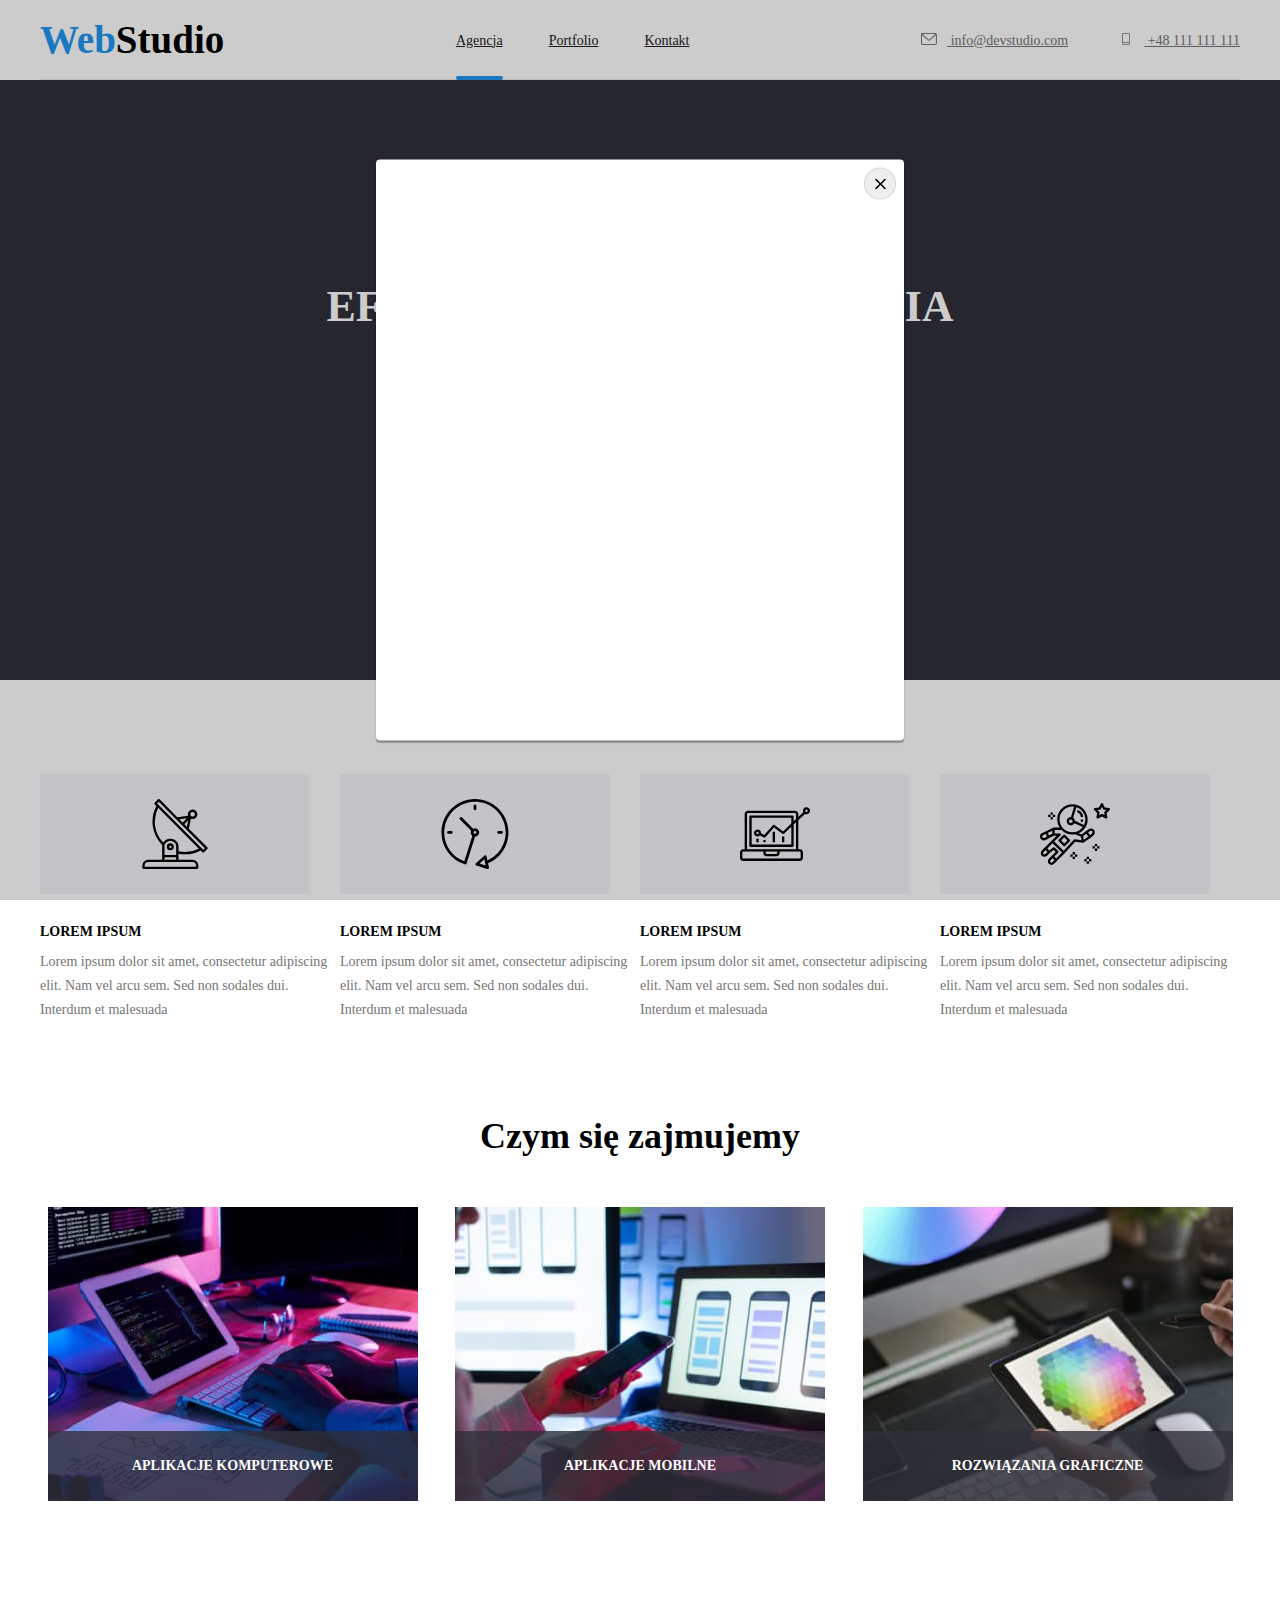
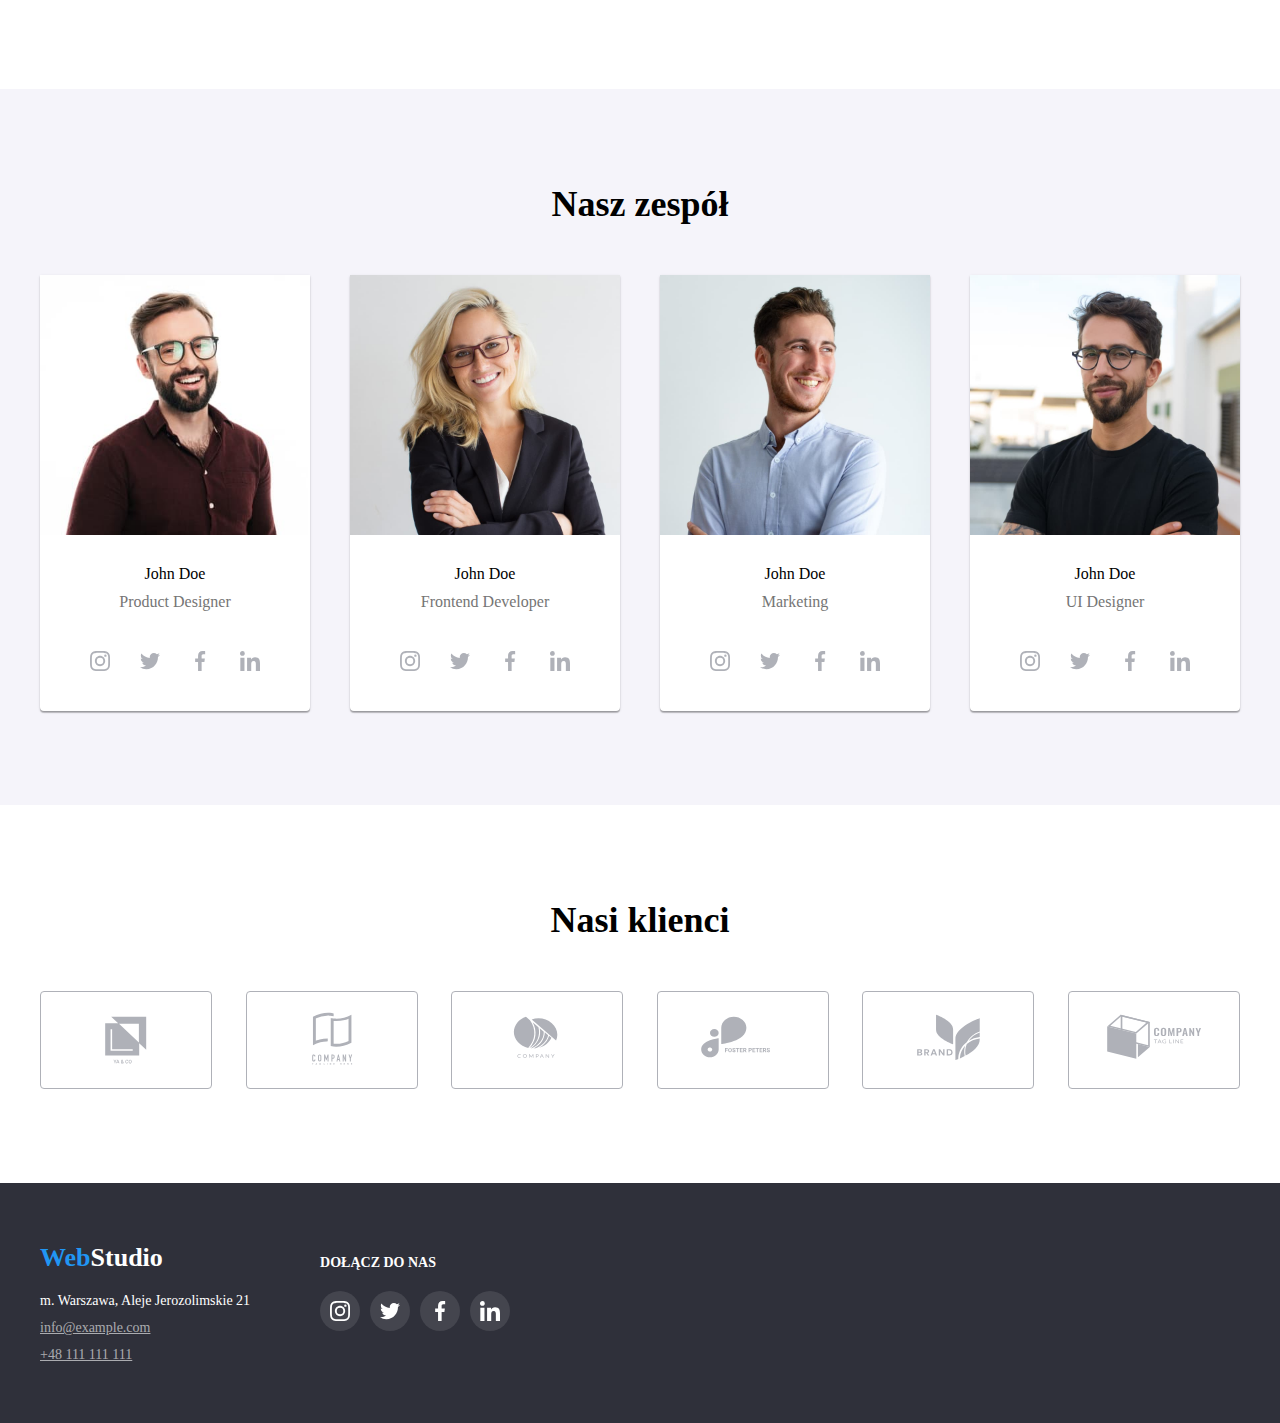
<file: index.html>
<!DOCTYPE html>
<html lang="pl">
  <head>
    <title>Studio - main page</title>
    <link rel="preconnect" href="https://fonts.googleapis.com" />
    <link rel="preconnect" href="https://fonts.gstatic.com" crossorigin />
    <link
      href="https://fonts.googleapis.com/css2?family=Montserrat:wght@400;700&family=Raleway:wght@700&family=Roboto:wght@400;500;700;900&display=swap"
      rel="stylesheet"
    />
    <link rel="stylesheet" href="./css/style.css" />
    <link
      rel="stylesheet"
      href="https://cdnjs.cloudflare.com/ajax/libs/modern-normalize/1.1.0/modern-normalize.min.css"
      integrity="sha512-wpPYUAdjBVSE4KJnH1VR1HeZfpl1ub8YT/NKx4PuQ5NmX2tKuGu6U/JRp5y+Y8XG2tV+wKQpNHVUX03MfMFn9Q=="
      crossorigin="anonymous"
      referrerpolicy="no-referrer"
    />
  </head>
  <body>
    <header class="page-header container">
      <a href="./index.html" class="web-title"
        ><h2>
          <span class="title-color1">Web</span
          ><span class="title-color2">Studio</span>
        </h2></a
      >
      <nav>
        <ul class="top-menu">
          <li class="menu-nav-item">
            <a class="menu-nav menu-nav-active" href="./index.html">Agencja</a>
          </li>
          <li class="menu-nav-item">
            <a class="menu-nav" href="./portfolio.html">Portfolio</a>
          </li>
          <li class="menu-nav-item">
            <a class="menu-nav" href="Kontakt">Kontakt</a>
          </li>
        </ul>
      </nav>
      <nav>
        <ul class="top-menu">
          <li class="menu-link">
            <a class="link" href="mailto:info@devstudio.com">
              <svg class="link-icon" width="16px" height="12px">
                <use href="./images/icons.svg#icon-envelope"></use>
              </svg>
              info@devstudio.com</a
            >
          </li>
          <li class="menu-link">
            <a class="link" href="tel:+48111111111">
              <svg class="link-icon" width="16px" height="12px">
                <use href="./images/icons.svg#icon-Vector"></use>
              </svg>
              +48 111 111 111</a
            >
          </li>
        </ul>
      </nav>
    </header>
    <main>
      <section>
        <ul class="bg-entry">
          <li>
            <h1 class="h1">
              EFEKTYWNE ROZWIĄZANIA <br />
              DLA WASZEGO BIZNESU
            </h1>
          </li>
          <li>
            <button data-modal-open class="button-entry" type="button">
              Zamów usługe
            </button>
          </li>
        </ul>
      </section>
      <section class="container">
        <ul class="main-page-card-set">
          <li class="main-page-card">
            <div class="trump">
              <svg class="trump-icon" width="70px" height="70px">
                <use href="./images/icons.svg#icon-antenna-1"></use>
              </svg>
            </div>
            <h4>LOREM IPSUM</h4>
            <p>
              Lorem ipsum dolor sit amet, consectetur adipiscing elit. Nam vel
              arcu sem. Sed non sodales dui. Interdum et malesuada
            </p>
          </li>
          <li class="main-page-card">
            <div class="trump">
              <svg class="trump-icon" width="70px" height="70px">
                <use href="./images/icons.svg#icon-clock-1"></use>
              </svg>
            </div>
            <h4>LOREM IPSUM</h4>
            <p>
              Lorem ipsum dolor sit amet, consectetur adipiscing elit. Nam vel
              arcu sem. Sed non sodales dui. Interdum et malesuada
            </p>
          </li>
          <li class="main-page-card">
            <div class="trump">
              <svg class="trump-icon" width="70px" height="70px">
                <use href="./images/icons.svg#icon-diagram-1"></use>
              </svg>
            </div>
            <h4>LOREM IPSUM</h4>
            <p>
              Lorem ipsum dolor sit amet, consectetur adipiscing elit. Nam vel
              arcu sem. Sed non sodales dui. Interdum et malesuada
            </p>
          </li>
          <li class="main-page-card">
            <div class="trump">
              <svg class="trump-icon" width="70px" height="70px">
                <use href="./images/icons.svg#icon-astronaut-1"></use>
              </svg>
            </div>
            <h4>LOREM IPSUM</h4>
            <p>
              Lorem ipsum dolor sit amet, consectetur adipiscing elit. Nam vel
              arcu sem. Sed non sodales dui. Interdum et malesuada
            </p>
          </li>
        </ul>
      </section>
      <section class="container">
        <h2 class="h2-what-we-do">Czym się zajmujemy</h2>
        <ul class="what-we-do-img">
          <li class="what-we-do-list">
            <img
              src="images/programer-working-his-desk.jpg"
              alt="programer-working-his-desk"
              width="370"
              height="294"
            />
            <p class="what-we-do-p">APLIKACJE KOMPUTEROWE</p>
          </li>
          <li class="what-we-do-list">
            <img
              src="images/team-creators-is-working-interface.jpg"
              alt="team-creators-is-working-interface"
              width="370"
              height="294"
            />
            <p class="what-we-do-p">APLIKACJE MOBILNE</p>
          </li>
          <li class="what-we-do-list">
            <img
              src="images/artist-web-desing-working.jpg"
              alt="artist-web-desing-working"
              width="370"
              height="294"
            />
            <p class="what-we-do-p">ROZWIĄZANIA GRAFICZNE</p>
          </li>
        </ul>
      </section>
      <section class="team-list">
        <div class="container">
          <h2 class="h2-team">Nasz zespół</h2>
          <ul class="members-list">
            <li class="desc-team">
              <figure>
                <img
                  src="images/John-Doe-1.jpg"
                  alt="Picture John Doe"
                  width="270"
                  height="260"
                />
                <figcaption>
                  <h4 class="h4-team-members">John Doe</h4>
                  <p class="member-position">Product Designer</p>
                </figcaption>
                <section class="social-media">
                  <a class="social-media-list" href="https://www.instagram.com">
                    <svg width="20px" height="20px">
                      <use href="./images/icons.svg#icon-instagram-2"></use>
                    </svg>
                  </a>
                  <a class="social-media-list" href="https://twitter.com">
                    <svg width="20px" height="20px">
                      <use href="./images/icons.svg#icon-twitter-1"></use>
                    </svg>
                  </a>
                  <a class="social-media-list" href="https://www.facebook.com">
                    <svg width="20px" height="20px">
                      <use href="./images/icons.svg#icon-facebook-1"></use>
                    </svg>
                  </a>
                  <a class="social-media-list" href="https://uk.linkedin.com">
                    <svg width="20px" height="20px">
                      <use href="./images/icons.svg#icon-linkedin-1"></use>
                    </svg>
                  </a>
                </section>
              </figure>
            </li>
            <li class="desc-team">
              <figure>
                <img
                  src="images/John-Doe-2.jpg"
                  alt="Picture John Doe"
                  width="270"
                  height="260"
                />
                <figcaption>
                  <h4 class="h4-team-members">John Doe</h4>
                  <p class="member-position">Frontend Developer</p>
                </figcaption>
                <section class="social-media">
                  <a class="social-media-list" href="https://www.instagram.com">
                    <svg width="20px" height="20px">
                      <use href="./images/icons.svg#icon-instagram-2"></use>
                    </svg>
                  </a>
                  <a class="social-media-list" href="https://twitter.com">
                    <svg width="20px" height="20px">
                      <use href="./images/icons.svg#icon-twitter-1"></use>
                    </svg>
                  </a>
                  <a class="social-media-list" href="https://www.facebook.com">
                    <svg width="20px" height="20px">
                      <use href="./images/icons.svg#icon-facebook-1"></use>
                    </svg>
                  </a>
                  <a class="social-media-list" href="https://uk.linkedin.com">
                    <svg width="20px" height="20px">
                      <use href="./images/icons.svg#icon-linkedin-1"></use>
                    </svg>
                  </a>
                </section>
              </figure>
            </li>
            <li class="desc-team">
              <figure>
                <img
                  src="images/John-Doe-3.jpg"
                  alt="Picture John Doe"
                  width="270"
                  height="260"
                />
                <figcaption>
                  <h4 class="h4-team-members">John Doe</h4>
                  <p class="member-position">Marketing</p>
                </figcaption>
                <section class="social-media">
                  <a class="social-media-list" href="https://www.instagram.com">
                    <svg width="20px" height="20px">
                      <use href="./images/icons.svg#icon-instagram-2"></use>
                    </svg>
                  </a>
                  <a class="social-media-list" href="https://twitter.com">
                    <svg width="20px" height="20px">
                      <use href="./images/icons.svg#icon-twitter-1"></use>
                    </svg>
                  </a>
                  <a class="social-media-list" href="https://www.facebook.com">
                    <svg width="20px" height="20px">
                      <use href="./images/icons.svg#icon-facebook-1"></use>
                    </svg>
                  </a>
                  <a class="social-media-list" href="https://uk.linkedin.com">
                    <svg width="20px" height="20px">
                      <use href="./images/icons.svg#icon-linkedin-1"></use>
                    </svg>
                  </a>
                </section>
              </figure>
            </li>
            <li class="desc-team">
              <figure>
                <img
                  src="images/John-Doe-4.jpg"
                  alt="Picture John Doe"
                  width="270"
                  height="260"
                />
                <figcaption>
                  <h4 class="h4-team-members">John Doe</h4>
                  <p class="member-position">UI Designer</p>
                </figcaption>
                <section class="social-media">
                  <a class="social-media-list" href="https://www.instagram.com">
                    <svg width="20px" height="20px">
                      <use href="./images/icons.svg#icon-instagram-2"></use>
                    </svg>
                  </a>
                  <a class="social-media-list" href="https://twitter.com">
                    <svg width="20px" height="20px">
                      <use href="./images/icons.svg#icon-twitter-1"></use>
                    </svg>
                  </a>
                  <a class="social-media-list" href="https://www.facebook.com">
                    <svg width="20px" height="20px">
                      <use href="./images/icons.svg#icon-facebook-1"></use>
                    </svg>
                  </a>
                  <a class="social-media-list" href="https://uk.linkedin.com">
                    <svg width="20px" height="20px">
                      <use href="./images/icons.svg#icon-linkedin-1"></use>
                    </svg>
                  </a>
                </section>
              </figure>
            </li>
          </ul>
        </div>
      </section>
      <section class="container">
        <h2 class="h2-clients">Nasi klienci</h2>
        <ul class="clients-set">
          <li class="clients-list">
            <svg width="170px" height="92px">
              <use href="./images/icons.svg#icon-Client-1"></use>
            </svg>
          </li>
          <li class="clients-list">
            <svg width="170px" height="92px">
              <use href="./images/icons.svg#icon-Client-2"></use>
            </svg>
          </li>
          <li class="clients-list">
            <svg width="170px" height="92px">
              <use href="./images/icons.svg#icon-Client-3"></use>
            </svg>
          </li>
          <li class="clients-list">
            <svg width="170px" height="92px">
              <use href="./images/icons.svg#icon-Client-4"></use>
            </svg>
          </li>
          <li class="clients-list">
            <svg width="170px" height="92px">
              <use href="./images/icons.svg#icon-Client-5"></use>
            </svg>
          </li>
          <li class="clients-list">
            <svg width="170px" height="92px">
              <use href="./images/icons.svg#icon-Client-6"></use>
            </svg>
          </li>
        </ul>
      </section>
    </main>
    <footer>
      <div class="container footer-menu">
        <div>
          <h2 class="web-title-footer">
            <span class="title-color1">Web</span
            ><span class="title-color3">Studio</span>
          </h2>
          <address class="address">m. Warszawa, Aleje Jerozolimskie 21</address>
          <address>
            <ul class="links-footer">
              <li class="footer-mail">
                <a class="address-footer" href="mailto:info@example.com"
                  >info@example.com</a
                >
              </li>
              <li class="footer-tel">
                <a class="address-footer" href="tel:+48111111111"
                  >+48 111 111 111</a
                >
              </li>
            </ul>
          </address>
        </div>
        <div>
          <h4 class="footer-social">DOŁĄCZ DO NAS</h4>
          <section class="footer-social-media">
            <a
              class="footer-social-media-link"
              href="https://www.instagram.com"
            >
              <svg width="20px" height="20px">
                <use href="./images/icons.svg#icon-instagram-2"></use>
              </svg>
            </a>
            <a class="footer-social-media-link" href="https://twitter.com">
              <svg width="20px" height="20px">
                <use href="./images/icons.svg#icon-twitter-1"></use>
              </svg>
            </a>
            <a class="footer-social-media-link" href="https://www.facebook.com">
              <svg width="20px" height="20px">
                <use href="./images/icons.svg#icon-facebook-1"></use>
              </svg>
            </a>
            <a class="footer-social-media-link" href="https://uk.linkedin.com">
              <svg width="20px" height="20px">
                <use href="./images/icons.svg#icon-linkedin-1"></use>
              </svg>
            </a>
          </section>
        </div>
      </div>
    </footer>
    <div class="backdrop" data-modal>
      <div class="modal">
        <button class="bg-x" data-modal-close>
          <svg width="11px" height="11px">
            <use href="./images/icons.svg#icon-Vector-1"></use>
          </svg>
        </button>
      </div>
    </div>
    <script src="./js/modal.js"></script>
  </body>
</html>
</file>
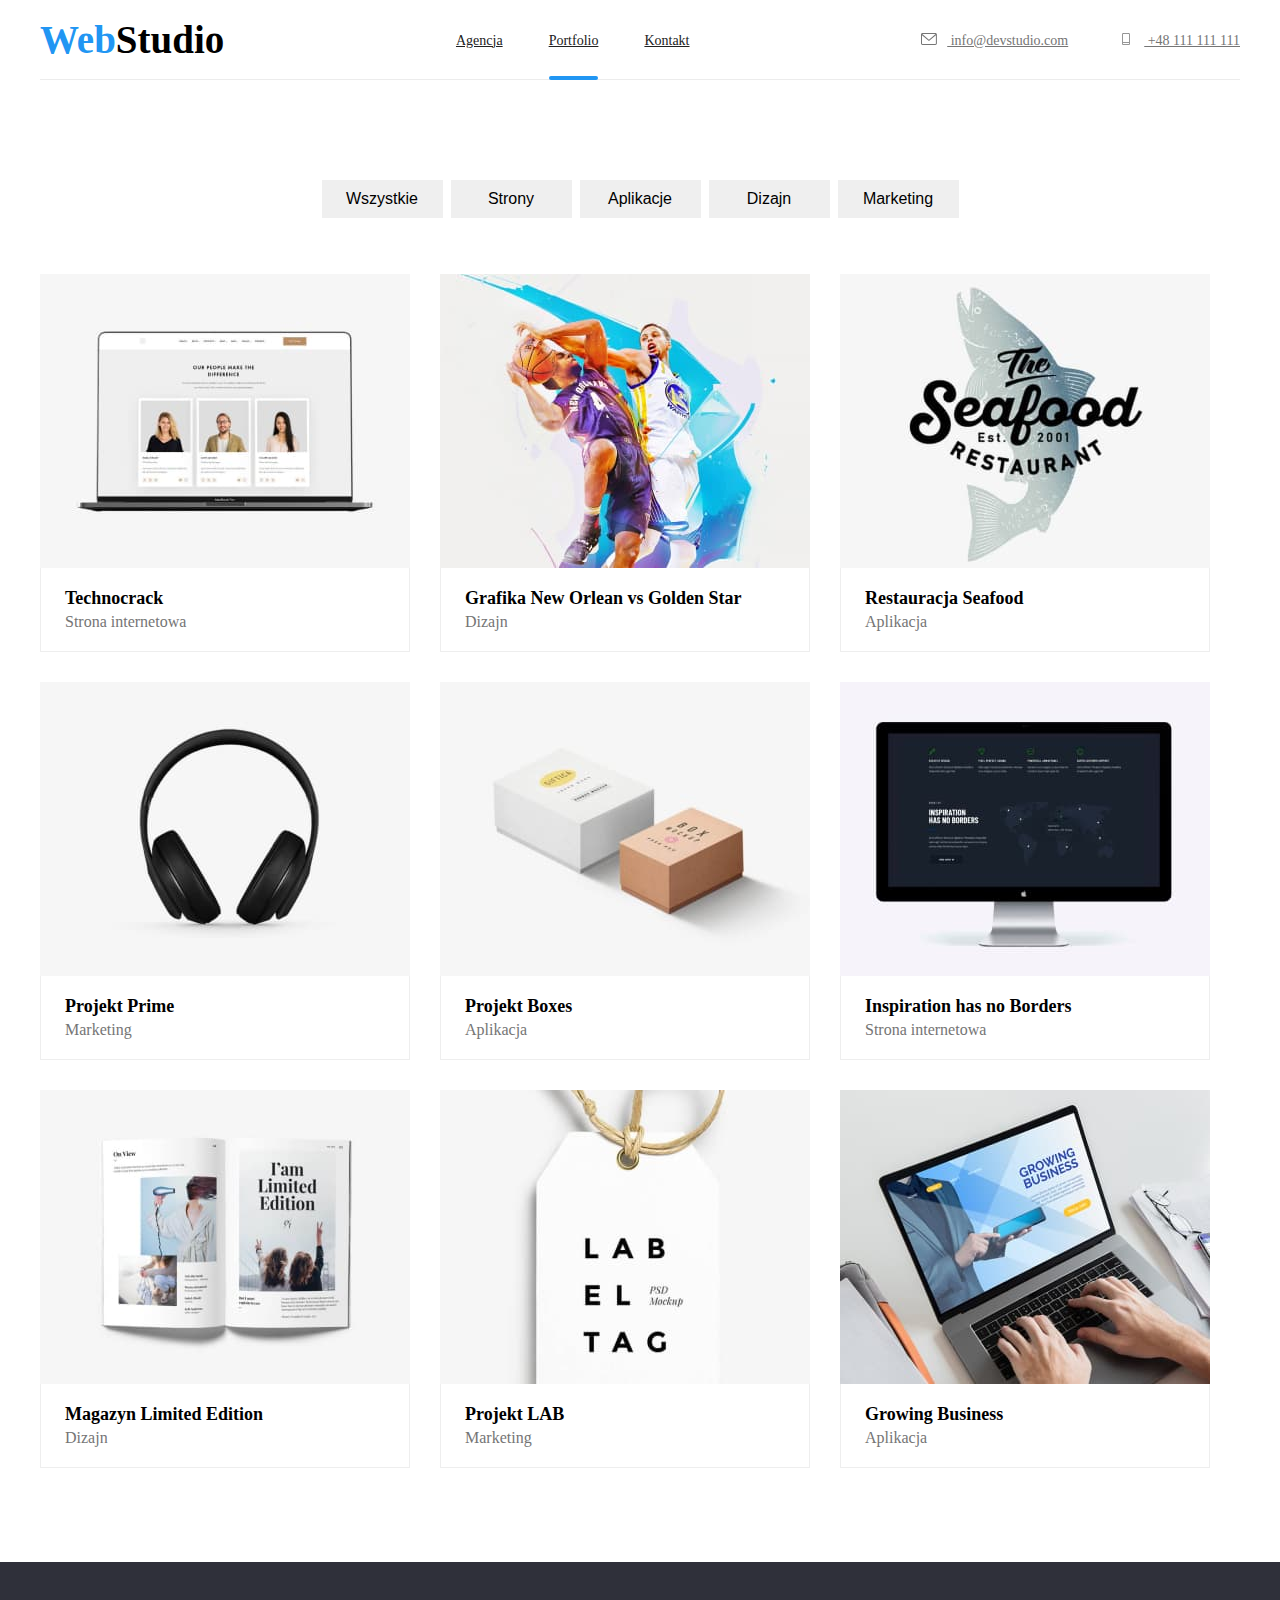
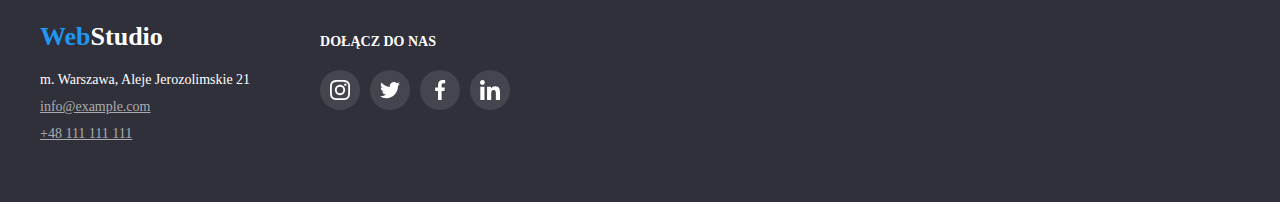
<file: portfolio.html>
<!DOCTYPE html>
<html lang="pl">
  <head>
    <title>Studio - portfolio</title>
    <link rel="preconnect" href="https://fonts.googleapis.com" />
    <link rel="preconnect" href="https://fonts.gstatic.com" crossorigin />
    <link
      href="https://fonts.googleapis.com/css2?family=Montserrat:wght@400;700&family=Raleway:wght@700&family=Roboto:wght@400;500;700;900&display=swap"
      rel="stylesheet"
    />
    <link rel="stylesheet" href="./css/style.css" />
    <link
      rel="stylesheet"
      href="https://cdnjs.cloudflare.com/ajax/libs/modern-normalize/1.1.0/modern-normalize.min.css"
      integrity="sha512-wpPYUAdjBVSE4KJnH1VR1HeZfpl1ub8YT/NKx4PuQ5NmX2tKuGu6U/JRp5y+Y8XG2tV+wKQpNHVUX03MfMFn9Q=="
      crossorigin="anonymous"
      referrerpolicy="no-referrer"
    />
  </head>
  <body>
    <header class="page-header container">
      <a href="./index.html" class="web-title"
        ><h2>
          <span class="title-color1">Web</span
          ><span class="title-color2">Studio</span>
        </h2></a
      >
      <nav>
        <ul class="top-menu">
          <li class="menu-nav-item">
            <a class="menu-nav" href="./index.html">Agencja</a>
          </li>
          <li class="menu-nav-item">
            <a class="menu-nav menu-nav-active" href="./portfolio.html"
              >Portfolio</a
            >
          </li>
          <li class="menu-nav-item">
            <a class="menu-nav" href="Kontakt">Kontakt</a>
          </li>
        </ul>
      </nav>
      <nav>
        <ul class="top-menu">
          <li class="menu-link">
            <a class="link" href="mailto:info@devstudio.com">
              <svg class="link-icon" width="16px" height="12px">
                <use href="./images/icons.svg#icon-envelope"></use>
              </svg>
              info@devstudio.com</a
            >
          </li>
          <li class="menu-link">
            <a class="link" href="tel:+48111111111">
              <svg class="link-icon" width="16px" height="12px">
                <use href="./images/icons.svg#icon-Vector"></use>
              </svg>
              +48 111 111 111</a
            >
          </li>
        </ul>
      </nav>
    </header>
    <main>
      <div class="container">
        <ul class="portfolio-button">
          <li class="portfolio-button-list">
            <button class="button-task" type="button">Wszystkie</button>
          </li>
          <li class="portfolio-button-list">
            <button class="button-task" type="button">Strony</button>
          </li>
          <li class="portfolio-button-list">
            <button class="button-task" type="button">Aplikacje</button>
          </li>
          <li class="portfolio-button-list">
            <button class="button-task" type="button">Dizajn</button>
          </li>
          <li class="portfolio-button-list">
            <button class="button-task" type="button">Marketing</button>
          </li>
        </ul>
      </div>
      <div class="container">
        <ul class="portfolio-card-set">
          <li class="portfolio-card">
            <figure>
              <div class="portfolio-animation">
                <img
                  src="images/Laptop.jpg"
                  alt="Laptop"
                  width="370"
                  height="294"
                />
                <p class="portfolio-animation-p">
                  Technocrack jest popularną platformą wykorzystywaną do
                  rozpowszechniania koronawirusa. Firmy wykorzystują tę
                  platformę do celów szpiegowskich i ataków na niezabezpieczone
                  serwery konkurencji
                </p>
              </div>
              <figcaption class="portfolio-task">
                <h4 class="h4-task">Technocrack</h4>
                <p class="p-task">Strona internetowa</p>
              </figcaption>
            </figure>
          </li>
          <li class="portfolio-card">
            <figure>
              <div class="portfolio-animation">
                <img
                  src="images/Two-basketball-players.jpg"
                  alt="Two basketball players"
                  width="370"
                  height="294"
                />
                <p class="portfolio-animation-p">
                  Technocrack jest popularną platformą wykorzystywaną do
                  rozpowszechniania koronawirusa. Firmy wykorzystują tę
                  platformę do celów szpiegowskich i ataków na niezabezpieczone
                  serwery konkurencji
                </p>
              </div>
              <figcaption class="portfolio-task">
                <h4 class="h4-task">Grafika New Orlean vs Golden Star</h4>
                <p class="p-task">Dizajn</p>
              </figcaption>
            </figure>
          </li>
          <li class="portfolio-card">
            <figure>
              <div class="portfolio-animation">
                <img
                  src="images/Seafood-logo.jpg"
                  alt="Seafood logo"
                  width="370"
                  height="294"
                />
                <p class="portfolio-animation-p">
                  Technocrack jest popularną platformą wykorzystywaną do
                  rozpowszechniania koronawirusa. Firmy wykorzystują tę
                  platformę do celów szpiegowskich i ataków na niezabezpieczone
                  serwery konkurencji
                </p>
              </div>
              <figcaption class="portfolio-task">
                <h4 class="h4-task">Restauracja Seafood</h4>
                <p class="p-task">Aplikacja</p>
              </figcaption>
            </figure>
          </li>
          <li class="portfolio-card">
            <figure>
              <div class="portfolio-animation">
                <img
                  src="images/Headphones.jpg"
                  alt="Headphones"
                  width="370"
                  height="294"
                />
                <p class="portfolio-animation-p">
                  Technocrack jest popularną platformą wykorzystywaną do
                  rozpowszechniania koronawirusa. Firmy wykorzystują tę
                  platformę do celów szpiegowskich i ataków na niezabezpieczone
                  serwery konkurencji
                </p>
              </div>
              <figcaption class="portfolio-task">
                <h4 class="h4-task">Projekt Prime</h4>
                <p class="p-task">Marketing</p>
              </figcaption>
            </figure>
          </li>
          <li class="portfolio-card">
            <figure>
              <div class="portfolio-animation">
                <img
                  src="images/Two-boxes.jpg"
                  alt="Two boxes"
                  width="370"
                  height="294"
                />
                <p class="portfolio-animation-p">
                  Technocrack jest popularną platformą wykorzystywaną do
                  rozpowszechniania koronawirusa. Firmy wykorzystują tę
                  platformę do celów szpiegowskich i ataków na niezabezpieczone
                  serwery konkurencji
                </p>
              </div>
              <figcaption class="portfolio-task">
                <h4 class="h4-task">Projekt Boxes</h4>
                <p class="p-task">Aplikacja</p>
              </figcaption>
            </figure>
          </li>
          <li class="portfolio-card">
            <figure>
              <div class="portfolio-animation">
                <img
                  src="images/Monitor.jpg"
                  alt="Monitor"
                  width="370"
                  height="294"
                />
                <p class="portfolio-animation-p">
                  Technocrack jest popularną platformą wykorzystywaną do
                  rozpowszechniania koronawirusa. Firmy wykorzystują tę
                  platformę do celów szpiegowskich i ataków na niezabezpieczone
                  serwery konkurencji
                </p>
              </div>
              <figcaption class="portfolio-task">
                <h4 class="h4-task">Inspiration has no Borders</h4>
                <p class="p-task">Strona internetowa</p>
              </figcaption>
            </figure>
          </li>
          <li class="portfolio-card">
            <figure>
              <div class="portfolio-animation">
                <img
                  src="images/Book.jpg"
                  alt="Book"
                  width="370"
                  height="294"
                />
                <p class="portfolio-animation-p">
                  Technocrack jest popularną platformą wykorzystywaną do
                  rozpowszechniania koronawirusa. Firmy wykorzystują tę
                  platformę do celów szpiegowskich i ataków na niezabezpieczone
                  serwery konkurencji
                </p>
              </div>
              <figcaption class="portfolio-task">
                <h4 class="h4-task">Magazyn Limited Edition</h4>
                <p class="p-task">Dizajn</p>
              </figcaption>
            </figure>
          </li>
          <li class="portfolio-card">
            <figure>
              <div class="portfolio-animation">
                <img
                  src="images/Label.jpg"
                  alt="Label"
                  width="370"
                  height="294"
                />
                <p class="portfolio-animation-p">
                  Technocrack jest popularną platformą wykorzystywaną do
                  rozpowszechniania koronawirusa. Firmy wykorzystują tę
                  platformę do celów szpiegowskich i ataków na niezabezpieczone
                  serwery konkurencji
                </p>
              </div>
              <figcaption class="portfolio-task">
                <h4 class="h4-task">Projekt LAB</h4>
                <p class="p-task">Marketing</p>
              </figcaption>
            </figure>
          </li>
          <li class="portfolio-card">
            <figure>
              <div class="portfolio-animation">
                <img
                  src="images/Working-on-a-laptop.jpg"
                  alt="Working on a laptop"
                  width="370"
                  height="294"
                />
                <p class="portfolio-animation-p">
                  Technocrack jest popularną platformą wykorzystywaną do
                  rozpowszechniania koronawirusa. Firmy wykorzystują tę
                  platformę do celów szpiegowskich i ataków na niezabezpieczone
                  serwery konkurencji
                </p>
              </div>
              <figcaption class="portfolio-task">
                <h4 class="h4-task">Growing Business</h4>
                <p class="p-task">Aplikacja</p>
              </figcaption>
            </figure>
          </li>
        </ul>
      </div>
    </main>
    <footer>
      <div class="container footer-menu">
        <div>
          <h2 class="web-title-footer">
            <span class="title-color1">Web</span
            ><span class="title-color3">Studio</span>
          </h2>
          <address class="address">m. Warszawa, Aleje Jerozolimskie 21</address>
          <address>
            <ul class="links-footer">
              <li class="footer-mail">
                <a class="address-footer" href="mailto:info@example.com"
                  >info@example.com</a
                >
              </li>
              <li class="footer-tel">
                <a class="address-footer" href="tel:+48111111111"
                  >+48 111 111 111</a
                >
              </li>
            </ul>
          </address>
        </div>
        <div>
          <h4 class="footer-social">DOŁĄCZ DO NAS</h4>
          <section class="footer-social-media">
            <a
              class="footer-social-media-link"
              href="https://www.instagram.com"
            >
              <svg width="20px" height="20px">
                <use href="./images/icons.svg#icon-instagram-2"></use>
              </svg>
            </a>
            <a class="footer-social-media-link" href="https://twitter.com">
              <svg width="20px" height="20px">
                <use href="./images/icons.svg#icon-twitter-1"></use>
              </svg>
            </a>
            <a class="footer-social-media-link" href="https://www.facebook.com">
              <svg width="20px" height="20px">
                <use href="./images/icons.svg#icon-facebook-1"></use>
              </svg>
            </a>
            <a class="footer-social-media-link" href="https://uk.linkedin.com">
              <svg width="20px" height="20px">
                <use href="./images/icons.svg#icon-linkedin-1"></use>
              </svg>
            </a>
          </section>
        </div>
      </div>
    </footer>
  </body>
</html>
</file>
<file: css/style.css>
.body {
  font-family: "Roboto", sans-serif;
}
:root {
  --brand-color: #212121;
  --link-button-color: #2196f3;
  --note-link-color: #757575;
  --background-color-menu: #2f303a;
  --title-color2: #000000;
  --text-color-white: #ffffff;
  --footer-address-color: #ffffff99;
}
* {
  box-sizing: border-box;
  margin: 0;
  padding: 0;
}
.container {
  max-width: 1200px;
  padding: 0;
  margin: 0 auto;
}
.section {
  padding: 94px 0;
}
img {
  display: block;
  max-width: 100%;
}
.page-header {
  display: flex;
  justify-content: space-between;
  align-items: center;
  border-bottom: 1px solid #ececec;
  height: 80px;
}
.title-color1 {
  color: var(--link-button-color);
  font-weight: 700;
}
.title-color2 {
  color: var(--title-color2);
}
.title-color3 {
  color: var(--text-color-white);
}
.web-title {
  display: block;
  text-decoration: none;
  font-size: 26px;
}
.top-menu {
  display: flex;
  list-style: none;
}
.top-menu > .menu-nav-item:not(:last-child) {
  margin-right: 46px;
}
.top-menu > .menu-link:not(:last-child) {
  margin-right: 50px;
}
.link:focus,
.link:hover {
  color: var(--link-button-color);
  text-decoration: none;
}
.address-footer:focus,
.address-footer:hover {
  color: var(--link-button-color);
  text-decoration: none;
}
.link {
  cursor: pointer;
  font-weight: 500;
  font-size: 14px;
  color: var(--note-link-color);
  font-style: normal;
  transition: transform 250ms;
  transition-timing-function: cubic-bezier(0.4, 0, 0.2, 1);
}
.address {
  font-size: 14px;
  font-style: normal;
  color: var(--text-color-white);
}
.menu-nav:focus,
.menu-nav:hover {
  color: var(--link-button-color);
  text-decoration: none;
}
.menu-nav {
  cursor: pointer;
  font-weight: 500;
  font-size: 14px;
  color: var(--brand-color);
  transition: transform 250ms;
  transition-timing-function: cubic-bezier(0.4, 0, 0.2, 1);
  position: relative;
  padding: 32px 0;
}

.menu-nav-active::after {
  content: "";
  border-bottom: 4px solid var(--link-button-color);
  border-radius: 2px;
  position: absolute;
  bottom: 0;
  left: 0;
  right: 0;
}

.button-entry:hover,
.button-entry:focus {
  background-color: var(--link-button-color);
  color: var(--text-color-white);
  border-color: var(--link-button-color);
}
.button-task:hover,
.button-task:focus {
  background-color: var(--link-button-color);
  color: var(--text-color-white);
  border-color: var(--link-button-color);
}
.button-entry {
  cursor: pointer;
  width: 200px;
  height: 50px;
  margin-top: 30px;
  transition: transform 250ms;
  transition-timing-function: cubic-bezier(0.4, 0, 0.2, 1);
}
.bg-entry {
  background-image: url(https://s3-alpha-sig.figma.com/img/1131/4362/dd953143a8a4d9f86ec8d71afc0e8103?Expires=1674432000&Signature=VeDTIJzFre0SHZ7-NOQ55r99hiiKdTLc7jBhQ~rHfXY-KqX7mi~SRxUILTPmUrY6-5~eokQOqlm1Rl2GkwEjBtC0XmRxpAh8dKVpIh-gGsTjHwuhqUY1YAHIujRHwTDK8fIs~GQsskzXy7yiL7Pqsz~1YjImT-7qxfVVd~gLrySN~VjocsiE9aDv5gJYng8m-JDWfqO2NP5ZKLIfQAdhRCW1-XeFZMXdoyCxnJjk5UJMvbozv~bqNVbuCF1nRlD71aZB5wwfx0gLlxMU17we1uNZ-6kOxBrerNNpuLzXxGfcdHczlpI0fJddQ0K5naWst4kMUHQcV~1CWqQvGb~aUg__&Key-Pair-Id=APKAQ4GOSFWCVNEHN3O4);
  max-width: 1600px;
  background-color: var(--background-color-menu);
  color: var(--text-color-white);
  font-weight: 900;
  height: 600px;
  list-style: none;
  display: flex;
  flex-direction: column;
  justify-content: center;
  align-items: center;
  margin: 0 auto;
}
.h1 {
  font-size: 44px;
  line-height: 1.5;
  text-align: center;
}
.main-page-card-set {
  list-style: none;
  display: flex;
  justify-content: space-between;
  margin-top: 94px;
}
.main-page-card h4 {
  font-weight: 700;
  font-size: 14px;
  margin-bottom: 10px;
}
.main-page-card p {
  color: var(--note-link-color);
  font-size: 14px;
  line-height: 1.7;
}
.h2-what-we-do {
  font-weight: 700;
  font-size: 36px;
  display: flex;
  justify-content: center;
  margin-top: 94px;
}
.what-we-do-img {
  list-style: none;
  display: flex;
  margin-top: 50px;
}
.what-we-do-img > .what-we-do-list:not(:last-child) {
  margin-right: 30px;
}
.team-list {
  background-color: #f5f4fa;
}
.h2-team {
  font-weight: 700;
  font-size: 36px;
  display: flex;
  justify-content: center;
  margin-top: 188px;
  padding-top: 94px;
}
.members-list {
  list-style: none;
  display: flex;
  justify-content: space-between;
  margin-top: 50px;
  padding-bottom: 94px;
}
.h4-team-members {
  font-weight: 500;
  font-size: 16px;
  margin-top: 30px;
  text-align: center;
}
.member-position {
  font-size: 16px;
  color: var(--note-link-color);
  margin-top: 10px;
  margin-bottom: 30px;
  text-align: center;
}
.desc-team {
  background-color: var(--text-color-white);
  border-bottom-right-radius: 4px;
  border-bottom-left-radius: 4px;
  box-shadow: 0px 2px 1px 0px #00000033, 0px 1px 1px 0px #00000024,
    0px 1px 3px 0px #0000001f;
}
footer {
  background-color: var(--background-color-menu);
}
.address-footer {
  color: var(--footer-address-color);
  cursor: pointer;
  font-weight: 500;
  font-size: 14px;
  font-style: normal;
  transition: transform 250ms;
  transition-timing-function: cubic-bezier(0.4, 0, 0.2, 1);
}
.web-title-footer {
  text-decoration: none;
  font-size: 26px;
  padding-top: 60px;
}
.address {
  margin-top: 20px;
}
.links-footer {
  list-style: none;
}
.footer-mail {
  margin-top: 9px;
  margin-bottom: 9px;
}
.footer-tel {
  padding-bottom: 60px;
}
.portfolio-button {
  list-style: none;
  display: flex;
  justify-content: center;
  margin-top: 100px;
  transition: transform 250ms;
  transition-timing-function: cubic-bezier(0.4, 0, 0.2, 1);
}
.button-task {
  cursor: pointer;
  font-size: 16px;
  width: 121px;
  height: 38px;
  border: none;
  transition: transform 250ms;
  transition-timing-function: cubic-bezier(0.4, 0, 0.2, 1);
}
.portfolio-button > .portfolio-button-list:not(:last-child) {
  margin-right: 8px;
}
.portfolio-button-list:focus,
.portfolio-button-list:hover {
  box-shadow: 0px 2px 2px 0px #0000001f, 0px 1px 2px 0px #00000014,
    0px 3px 1px 0px #0000001a;
}
.portfolio-card-set {
  list-style: none;
  margin-top: 56px;
  margin-bottom: 94px;
  display: flex;
  flex-wrap: wrap;
  gap: 30px;
}
.portfolio-card:focus,
.portfolio-card:hover {
  box-shadow: 1px 4px 6px 0px #00000029, 0px 4px 4px 0px #0000000f,
    0px 1px 1px 0px #0000001f;
}
.h4-task {
  font-weight: 700;
  font-size: 18px;
  padding: 20px 24px 4px 24px;
}
.p-task {
  font-size: 16px;
  color: var(--note-link-color);
  padding: 0px 24px 20px 24px;
}
.portfolio-task {
  border-right: 1px solid #eeeeee;
  border-bottom: 1px solid #eeeeee;
  border-left: 1px solid #eeeeee;
}
.link-icon:focus,
.link-icon:hover {
  fill: var(--link-button-color);
  text-decoration: none;
}
.link-icon {
  cursor: pointer;
  fill: var(--note-link-color);
  font-style: normal;
  margin-right: 10px;
  transition: transform 250ms;
  transition-timing-function: cubic-bezier(0.4, 0, 0.2, 1);
}
.trump-icon {
  background-color: #f5f4fa;
  background-size: 270px 120px;
  margin: 25px 100px;
  border-radius: 4px;
}
.social-media-list {
  fill: #afb1b8;
  border-radius: 50%;
  padding: 10px;
  text-decoration: none;
  display: flex;
  justify-content: center;
  align-items: center;
  transition: transform 250ms;
  transition-timing-function: cubic-bezier(0.4, 0, 0.2, 1);
}
.social-media-list:hover,
.social-media-list:focus {
  background-color: #2196f3;
  fill: var(--text-color-white);
}
.social-media {
  display: flex;
  justify-content: center;
  margin-bottom: 30px;
}
.social-media > .social-media-list:not(:last-child) {
  margin-right: 10px;
}
.trump {
  background-color: #f5f4fa;
  width: 270px;
  height: 120px;
  margin-bottom: 30px;
}
.h2-clients {
  font-weight: 700;
  font-size: 36px;
  display: flex;
  justify-content: center;
  margin-top: 94px;
}
.clients-set {
  list-style: none;
  display: flex;
  justify-content: space-between;
  margin-top: 50px;
  margin-bottom: 94px;
}
.clients-list {
  fill: #afb1b8;
  border: 1px solid #afb1b8;
  border-radius: 4px;
  transition: transform 250ms;
  transition-timing-function: cubic-bezier(0.4, 0, 0.2, 1);
}
.clients-list:hover,
.clients-list:focus {
  fill: var(--link-button-color);
  border-color: var(--link-button-color);
}
.footer-social {
  color: var(--text-color-white);
  font-weight: 700;
  font-size: 14px;
  padding-top: 72px;
  padding-left: 70px;
}
.footer-list-icon {
  fill: var(--text-color-white);
  list-style: none;
}
.footer-menu {
  display: flex;
  justify-content: flex-start;
}
.footer-social-media-link:hover,
.footer-social-media-link:focus {
  background-color: var(--link-button-color);
}
.footer-social-media-link {
  border-radius: 50%;
  background-color: #ffffff1a;
  padding: 10px;
  fill: var(--text-color-white);
  margin-right: 10px;
  text-decoration: none;
  display: flex;
  justify-content: center;
  align-items: center;
  transition: transform 250ms;
  transition-timing-function: cubic-bezier(0.4, 0, 0.2, 1);
}
.footer-social-media {
  margin-top: 20px;
  margin-left: 70px;
  display: flex;
}
.portfolio-animation {
  position: relative;
  overflow: hidden;
  color: var(--text-color-white);
}
.portfolio-animation-p {
  position: absolute;
  top: 0;
  left: 0;
  width: 100%;
  height: 100%;
  padding: 49px 45px 49px 24px;
  font-size: 18px;
  font-weight: 400;

  transform: translateY(101%);
  transition: transform 250ms;
  transition-timing-function: cubic-bezier(0.4, 0, 0.2, 1);

  background-color: #2196f3e5;
}
.portfolio-card:hover .portfolio-animation-p,
.portfolio-card:focus .portfolio-animation-p {
  transform: translateY(0);
}
.what-we-do-list {
  position: relative;
  margin: auto;
  color: var(--text-color-white);
}
.what-we-do-p {
  position: absolute;
  bottom: 0;
  right: 0;
  padding-top: 27px;
  padding-bottom: 27px;
  width: 100%;
  font-size: 14px;
  font-weight: 700;
  background-color: #2f303acc;
  display: flex;
  justify-content: center;
}
.modal {
  position: fixed;
  z-index: 1;
  transition-property: visibility, opasity, transform, box-shadow;
  transition-duration: 250ms;
  transition-timing-function: cubic-bezier(0.4, 0, 0.2, 1);
  top: 50%;
  left: 50%;
  transform: translate(-50%, -50%);
  width: 528px;
  min-height: 581px;
  background-color: var(--text-color-white);
  box-shadow: 0px 2px 1px 0px #00000033, 0px 1px 1px 0px #00000024,
    0px 1px 3px 0px #0000001f;
  border-radius: 4px;
  display: flex;
  justify-content: flex-end;
  align-items: flex-start;
}
.backdrop {
  background: #00000033;
  position: fixed;
  top: 0;
  left: 0;
  width: 100%;
  height: 100%;
}
.bg-x {
  border: 1px solid #0000001a;
  border-radius: 50%;
  padding: 9.5px;
  margin: 8px;
  display: flex;
  justify-content: center;
  align-items: center;
  cursor: pointer;
}
.is-hidden {
  pointer-events: none;
  visibility: hidden;
  opacity: 0;
}
</file>
